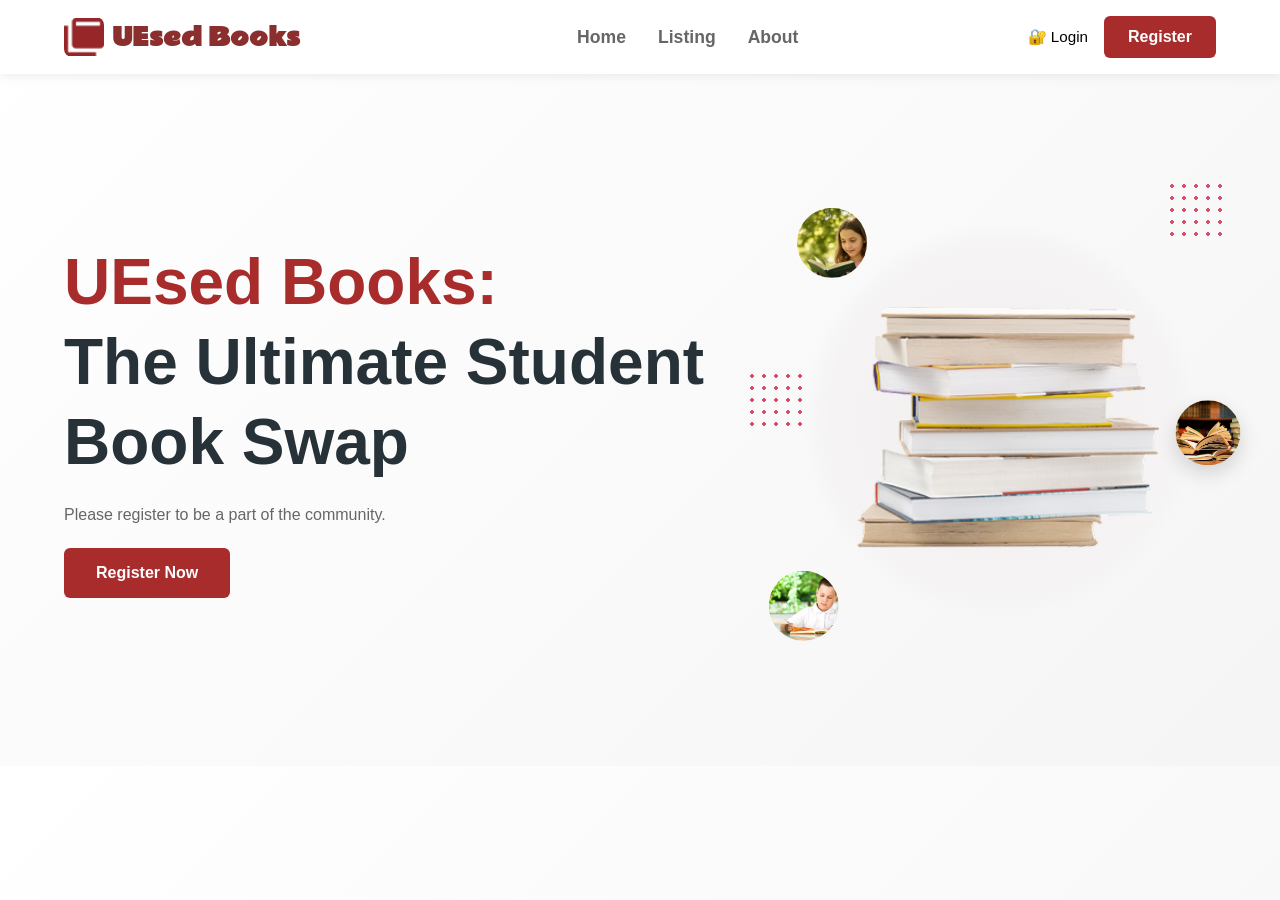
<file: index.html>
﻿<!DOCTYPE html>
<html lang="en">
<head>
    <meta charset="UTF-8">
    <meta name="viewport" content="width=device-width, initial-scale=1.0">
    <title>UEsed Books</title>
    <link rel="preconnect" href="https://fonts.googleapis.com">
    <link rel="preconnect" href="https://fonts.gstatic.com" crossorigin>
    <link href="https://fonts.googleapis.com/css2?family=Rammetto+One&display=swap" rel="stylesheet">
    <link rel="stylesheet" href="style.css">
</head>
<body>
    <!-- Header -->
    <header class="header">
        <div class="header-container">
            <a href="index.html" class="logo">
                <img class="logo-icon" src="images/5.png" alt="UEsed Books Logo">
                <span>UEsed Books</span>
            </a>
            
            <button class="hamburger" id="hamburger">
                <span></span>
                <span></span>
                <span></span>
            </button>
            
            <nav class="nav" id="nav">
                <a href="login.php"><b>Home</b></a>
                <a href="login.php"><b>Listing</b></a>
                <a href="login.php"><b>About</b></a>
            </nav>
            
            <div class="header-actions">
                <a href="login.php" class="login">🔐 Login</a>
                <a href="register.html" class="btn-register" style="text-decoration:none;display:inline-block;">Register</a>
            </div>
        </div>
    </header>

    <!-- Hero Section -->
    <section class="hero">
        <div class="hero-container">
            <div class="hero-left">
                <h1><span class="red-text">UEsed Books:</span><br><span class="no-wrap">The Ultimate Student</span><br>Book Swap</h1>
                <p class="hero-description">Please register to be a part of the community.</p>
                <a href="register.html" class="btn-register-cta" style="text-decoration:none;display:inline-block;">Register Now</a>
            </div>
            
            <div class="hero-right">
                <div class="visual-container">
                    <!-- Dots pattern top-right -->
                    <div class="dots dots-top-right"></div>
                    <!-- Dots pattern left-middle -->
                    <div class="dots dots-left-middle"></div>
                    
                    <!-- Book Stack -->
                    <img class="book-stack" src="images/4.png" alt="Book Stack">
                    
                    <!-- Floating elements -->
                    <img class="floating-item student-top" src="images/1.png" alt="Student">
                    <img class="floating-item students-bottom" src="images/2.png" alt="Students">
                    <img class="floating-item coin" src="images/3.png" alt="Coin">
                </div>
            </div>
        </div>
    </section>

    <script src="script.js"></script>
</body>
</html>
</file>
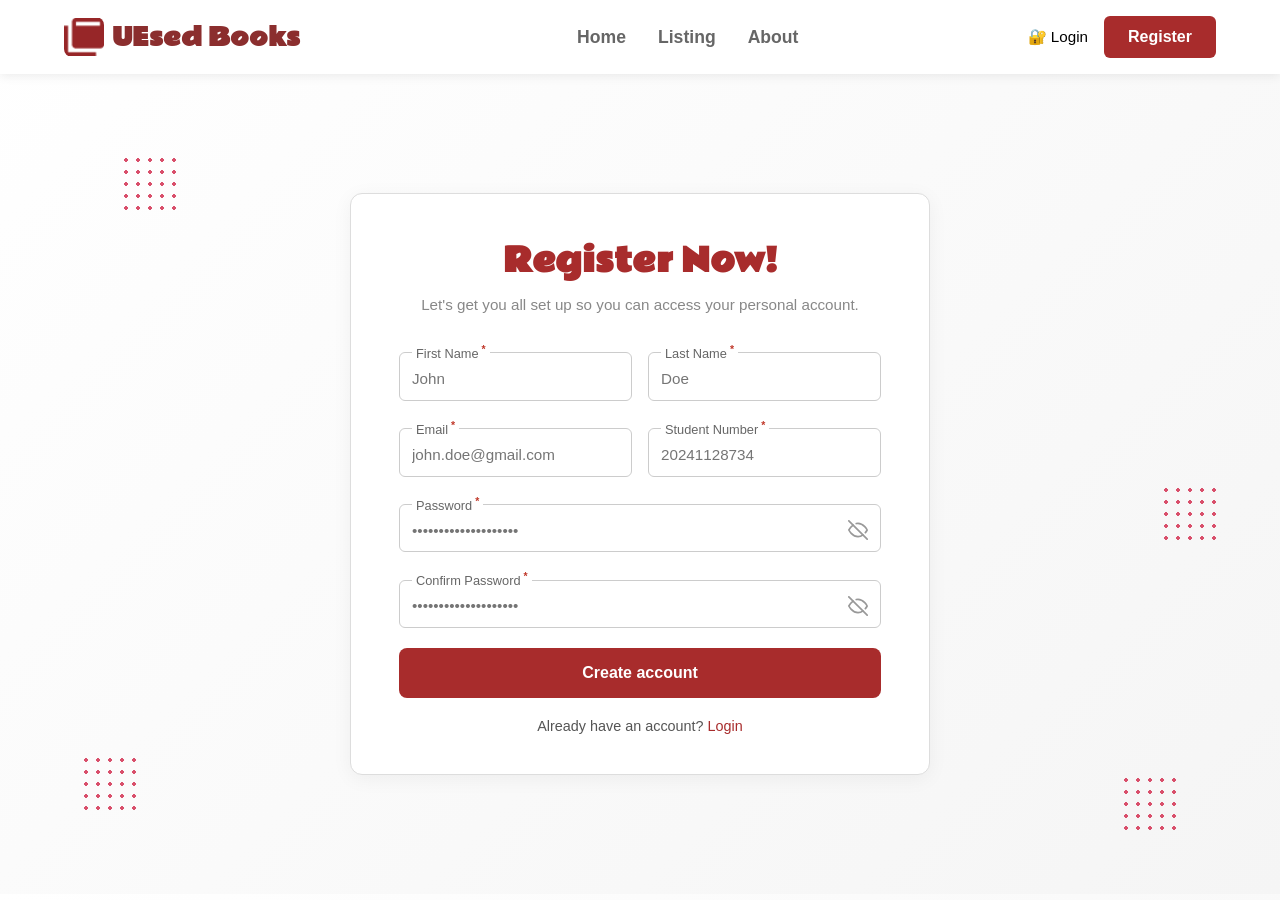
<file: register.html>
<!DOCTYPE html>
<html lang="en">
<head>
    <meta charset="UTF-8">
    <meta name="viewport" content="width=device-width, initial-scale=1.0">
    <title>Register - UEsed Books</title>
    <link rel="preconnect" href="https://fonts.googleapis.com">
    <link rel="preconnect" href="https://fonts.gstatic.com" crossorigin>
    <link href="https://fonts.googleapis.com/css2?family=Rammetto+One&display=swap" rel="stylesheet">

    <!-- ① Your original stylesheet — untouched -->
    <link rel="stylesheet" href="style.css">

    <!--
        ② Validation-only styles.
        Every rule uses new class names (.val-error, .val-has-error,
        .val-is-valid, .req-star, .val-shake) so nothing in style.css
        is overridden or altered. The only additive global rule is
        `html { scroll-behavior: smooth }`.
    -->
    <style>
        html { scroll-behavior: smooth; }

        /* Red asterisk beside required field labels */
        .req-star {
            color: #c0392b;
            margin-left: 3px;
            font-weight: 700;
            font-size: 0.82em;
            vertical-align: super;
            line-height: 1;
            user-select: none;
        }

        /* Error state — red border + whisper-pink tint */
        .val-has-error {
            border-color: #c0392b !important;
            background-color: rgba(192, 57, 43, 0.035) !important;
            transition: border-color 0.2s ease, background-color 0.2s ease;
        }

        /* Success state — subtle green ring */
        .val-is-valid {
            border-color: #27ae60 !important;
            transition: border-color 0.2s ease;
        }

        /* Inline error text — hidden by default, animates open */
        .val-error {
            display: block;
            font-size: 0.775rem;
            color: #c0392b;
            font-weight: 500;
            font-family: 'Segoe UI', system-ui, sans-serif;
            letter-spacing: 0.01em;
            padding-left: 1px;
            max-height: 0;
            overflow: hidden;
            opacity: 0;
            margin-top: 0;
            transition:
                max-height 0.28s ease,
                opacity    0.28s ease,
                margin-top 0.28s ease;
        }

        .val-error.val-error--show {
            max-height: 36px;
            opacity: 1;
            margin-top: 5px;
        }

        /* Small warning icon prefix */
        .val-error.val-error--show::before {
            content: "\26A0\00A0"; /* ⚠ + non-breaking space */
            font-size: 0.72rem;
        }

        /* Horizontal shake for invalid fieldsets on submit */
        @keyframes vShake {
            0%, 100% { transform: translateX(0); }
            18%  { transform: translateX(-7px); }
            36%  { transform: translateX( 7px); }
            54%  { transform: translateX(-4px); }
            72%  { transform: translateX( 4px); }
        }
        .val-shake {
            animation: vShake 0.38s ease;
        }

        /* Disabled submit state while form is posting */
        .btn-create-account:disabled {
            opacity: 0.68;
            cursor: not-allowed;
        }
    </style>
</head>

<!-- ③ Original reset-on-load script — kept exactly as it was -->
<script>
    window.addEventListener('load', function () {
        document.getElementById('registerForm').reset();
    });
</script>

<body>

    <!-- ═══════════════════════════════════
         HEADER — 100% original markup
    ════════════════════════════════════ -->
    <header class="header">
        <div class="header-container">
            <a href="index.html" class="logo">
                <img class="logo-icon" src="images/5.png" alt="UEsed Books Logo">
                <span>UEsed Books</span>
            </a>

            <button class="hamburger" id="hamburger">
                <span></span>
                <span></span>
                <span></span>
            </button>

            <nav class="nav" id="nav">
                <a href="login.php"><b>Home</b></a>
                <a href="login.php"><b>Listing</b></a>
                <a href="login.php"><b>About</b></a>
            </nav>

            <div class="header-actions">
                <a href="login.php" class="login">🔐 Login</a>
                <a href="register.html" class="btn-register" style="text-decoration:none;display:inline-block;">Register</a>
            </div>
        </div>
    </header>

    <!-- ═══════════════════════════════════
         REGISTER SECTION
         Original structure preserved 1-to-1.
         Three minimal, non-breaking additions:
           • novalidate on <form>           (kills browser popup bubbles)
           • <span class="req-star">*</>    inside each <legend>
           • <span class="val-error"></>    after each <input> group
         Everything else (classes, names,
         placeholders, IDs) is identical.
    ════════════════════════════════════ -->
    <section class="register-section">

        <!-- Decorative dots — original -->
        <div class="dots register-dots-top-left"></div>
        <div class="dots register-dots-right"></div>
        <div class="dots register-dots-bottom-left"></div>
        <div class="dots register-dots-bottom-right"></div>

        <div class="register-card">
            <h2 class="register-title">Register Now!</h2>
            <p class="register-subtitle">Let's get you all set up so you can access your personal account.</p>

            <form class="register-form" id="registerForm"
                  action="register.php" method="POST"
                  autocomplete="off"
                  novalidate>

                <div class="form-row">

                    <fieldset class="form-group" id="fg-firstName">
                        <legend>First Name<span class="req-star" aria-hidden="true">*</span></legend>
                        <input type="text" name="first_name" id="firstNameInput"
                               placeholder="John" autocomplete="off">
                        <span class="val-error" id="firstNameError"
                              role="alert" aria-live="polite"></span>
                    </fieldset>

                    <fieldset class="form-group" id="fg-lastName">
                        <legend>Last Name<span class="req-star" aria-hidden="true">*</span></legend>
                        <input type="text" name="last_name" id="lastNameInput"
                               placeholder="Doe" autocomplete="off">
                        <span class="val-error" id="lastNameError"
                              role="alert" aria-live="polite"></span>
                    </fieldset>

                </div>

                <div class="form-row">

                    <fieldset class="form-group" id="fg-email">
                        <legend>Email<span class="req-star" aria-hidden="true">*</span></legend>
                        <input type="email" name="email" id="emailInput"
                               placeholder="john.doe@gmail.com" autocomplete="off">
                        <span class="val-error" id="emailError"
                              role="alert" aria-live="polite"></span>
                    </fieldset>

                    <fieldset class="form-group" id="fg-studentNum">
                        <legend>Student Number<span class="req-star" aria-hidden="true">*</span></legend>
                        <input type="text" name="student_number" id="studentNumInput"
                               placeholder="20241128734" autocomplete="off">
                        <span class="val-error" id="studentNumError"
                              role="alert" aria-live="polite"></span>
                    </fieldset>

                </div>

                <!-- Password — original password-wrapper structure kept -->
                <fieldset class="form-group form-group-full" id="fg-password">
                    <legend>Password<span class="req-star" aria-hidden="true">*</span></legend>
                    <div class="password-wrapper">
                        <input type="password" id="passwordInput" name="password"
                               placeholder="••••••••••••••••••••"
                               autocomplete="new-password">
                        <button type="button" class="toggle-password" id="togglePassword">
                            <svg class="eye-icon" xmlns="http://www.w3.org/2000/svg"
                                 width="20" height="20" viewBox="0 0 24 24"
                                 fill="none" stroke="currentColor"
                                 stroke-width="2" stroke-linecap="round" stroke-linejoin="round">
                                <path d="M17.94 17.94A10.07 10.07 0 0 1 12 20c-7 0-11-8-11-8a18.45 18.45 0 0 1 5.06-5.94"/>
                                <path d="M9.9 4.24A9.12 9.12 0 0 1 12 4c7 0 11 8 11 8a18.5 18.5 0 0 1-2.16 3.19"/>
                                <line x1="1" y1="1" x2="23" y2="23"/>
                            </svg>
                        </button>
                    </div>
                    <span class="val-error" id="passwordError"
                          role="alert" aria-live="polite"></span>
                </fieldset>

                <!-- Confirm Password — same structure as Password above -->
                <fieldset class="form-group form-group-full" id="fg-confirmPassword">
                    <legend>Confirm Password<span class="req-star" aria-hidden="true">*</span></legend>
                    <div class="password-wrapper">
                        <input type="password" id="confirmPasswordInput" name="confirm_password"
                               placeholder="••••••••••••••••••••"
                               autocomplete="new-password">
                        <button type="button" class="toggle-password" id="toggleConfirmPassword">
                            <svg class="eye-icon" xmlns="http://www.w3.org/2000/svg"
                                 width="20" height="20" viewBox="0 0 24 24"
                                 fill="none" stroke="currentColor"
                                 stroke-width="2" stroke-linecap="round" stroke-linejoin="round">
                                <path d="M17.94 17.94A10.07 10.07 0 0 1 12 20c-7 0-11-8-11-8a18.45 18.45 0 0 1 5.06-5.94"/>
                                <path d="M9.9 4.24A9.12 9.12 0 0 1 12 4c7 0 11 8 11 8a18.5 18.5 0 0 1-2.16 3.19"/>
                                <line x1="1" y1="1" x2="23" y2="23"/>
                            </svg>
                        </button>
                    </div>
                    <span class="val-error" id="confirmPasswordError"
                          role="alert" aria-live="polite"></span>
                </fieldset>

                <button type="submit" class="btn-create-account" id="submitBtn">Create account</button>

                <p class="login-link">
                    Already have an account?
                    <a href="login.php" class="link-red">Login</a>
                </p>

            </form>
        </div>
    </section>

    <!-- ④ Original script.js (hamburger, eye toggle, etc.) — untouched -->
    <script src="script.js"></script>

    <!-- ═══════════════════════════════════
         ⑤ Validation — self-contained IIFE.
         Uses only .val-* classes, so it
         cannot conflict with style.css or
         script.js in any way.
    ════════════════════════════════════ -->
    <script>
    (function () {
        'use strict';

        /* ── Refs ── */
        const form            = document.getElementById('registerForm');
        const submitBtn       = document.getElementById('submitBtn');
        const firstNameInput  = document.getElementById('firstNameInput');
        const lastNameInput   = document.getElementById('lastNameInput');
        const emailInput      = document.getElementById('emailInput');
        const studentNumInput = document.getElementById('studentNumInput');
        const passwordInput        = document.getElementById('passwordInput');
        const confirmPasswordInput = document.getElementById('confirmPasswordInput');

        /* Field map — used for shake + scroll logic */
        const FIELDS = [
            { input: firstNameInput,       fgId: 'fg-firstName',       errId: 'firstNameError'       },
            { input: lastNameInput,        fgId: 'fg-lastName',        errId: 'lastNameError'        },
            { input: emailInput,           fgId: 'fg-email',           errId: 'emailError'           },
            { input: studentNumInput,      fgId: 'fg-studentNum',      errId: 'studentNumError'      },
            { input: passwordInput,        fgId: 'fg-password',        errId: 'passwordError'        },
            { input: confirmPasswordInput, fgId: 'fg-confirmPassword', errId: 'confirmPasswordError' },
        ];

        let emailTaken   = false;
        let isSubmitting = false;

        /* ────────────────────────────────
           State helpers
        ──────────────────────────────── */
        function showErr(errEl, fg, msg) {
            errEl.textContent = msg;
            errEl.classList.add('val-error--show');
            fg.classList.add('val-has-error');
            fg.classList.remove('val-is-valid');
        }

        function clearErr(errEl, fg) {
            errEl.textContent = '';
            errEl.classList.remove('val-error--show');
            fg.classList.remove('val-has-error');
        }

        function markValid(fg) {
            fg.classList.remove('val-has-error');
            fg.classList.add('val-is-valid');
        }

        function triggerShake(fg) {
            fg.classList.remove('val-shake');
            void fg.offsetWidth;                      // force reflow to restart animation
            fg.classList.add('val-shake');
            fg.addEventListener('animationend',
                () => fg.classList.remove('val-shake'), { once: true });
        }

        /* ────────────────────────────────
           Validators
           strict=true  → show error even on empty (used at submit)
           strict=false → silently clear  (used during live typing)
        ──────────────────────────────── */
        function vFirstName(strict) {
            const fg  = document.getElementById('fg-firstName');
            const err = document.getElementById('firstNameError');
            const val = firstNameInput.value.trim();
            if (!val)           { strict ? showErr(err, fg, 'Please fill out this field.') : clearErr(err, fg); return false; }
            if (/\d/.test(val)) { showErr(err, fg, 'Numbers are not allowed in First Name.'); return false; }
            clearErr(err, fg); markValid(fg); return true;
        }

        function vLastName(strict) {
            const fg  = document.getElementById('fg-lastName');
            const err = document.getElementById('lastNameError');
            const val = lastNameInput.value.trim();
            if (!val)           { strict ? showErr(err, fg, 'Please fill out this field.') : clearErr(err, fg); return false; }
            if (/\d/.test(val)) { showErr(err, fg, 'Numbers are not allowed in Last Name.'); return false; }
            clearErr(err, fg); markValid(fg); return true;
        }

        function vEmail(strict) {
            const fg  = document.getElementById('fg-email');
            const err = document.getElementById('emailError');
            const val = emailInput.value.trim();
            if (!val)    { emailTaken = false; strict ? showErr(err, fg, 'Please fill out this field.') : clearErr(err, fg); return false; }
            if (!/^[^\s@]+@[^\s@]+\.[^\s@]+$/.test(val)) { showErr(err, fg, 'Please enter a valid email address.'); return false; }
            if (emailTaken) { showErr(err, fg, 'This email is already registered.'); return false; }
            clearErr(err, fg); markValid(fg); return true;
        }

        function vStudentNum(strict) {
            const fg  = document.getElementById('fg-studentNum');
            const err = document.getElementById('studentNumError');
            const val = studentNumInput.value.trim();
            if (!val)                 { strict ? showErr(err, fg, 'Please fill out this field.') : clearErr(err, fg); return false; }
            if (/[a-zA-Z]/.test(val)) { showErr(err, fg, 'Letters are not allowed in Student Number.'); return false; }
            clearErr(err, fg); markValid(fg); return true;
        }

        function vPassword(strict) {
            const fg  = document.getElementById('fg-password');
            const err = document.getElementById('passwordError');
            const val = passwordInput.value;
            if (!val) { strict ? showErr(err, fg, 'Please fill out this field.') : clearErr(err, fg); return false; }
            clearErr(err, fg); markValid(fg);
            /* Re-run confirm check live whenever password itself changes */
            if (confirmPasswordInput.value) vConfirmPassword(false);
            return true;
        }

        function vConfirmPassword(strict) {
            const fg  = document.getElementById('fg-confirmPassword');
            const err = document.getElementById('confirmPasswordError');
            const val = confirmPasswordInput.value;
            if (!val)                        { strict ? showErr(err, fg, 'Please fill out this field.') : clearErr(err, fg); return false; }
            if (val !== passwordInput.value) { showErr(err, fg, 'Passwords do not match.'); return false; }
            clearErr(err, fg); markValid(fg); return true;
        }

        /* ────────────────────────────────
           Live feedback — clears errors
           as the user types / corrects
        ──────────────────────────────── */
        firstNameInput .addEventListener('input', () => vFirstName(false));
        lastNameInput  .addEventListener('input', () => vLastName(false));
        studentNumInput.addEventListener('input', () => vStudentNum(false));
        passwordInput  .addEventListener('input', () => vPassword(false));
        confirmPasswordInput.addEventListener('input', () => vConfirmPassword(false));

        emailInput.addEventListener('input', () => {
            emailTaken = false;          // reset server flag on every keystroke
            vEmail(false);
        });

        /* ────────────────────────────────
           Email uniqueness (your existing
           check_email.php endpoint)
        ──────────────────────────────── */
        emailInput.addEventListener('blur', async () => {
            const val = emailInput.value.trim();
            if (!val) return;
            try {
                const fd = new FormData();
                fd.append('email', val);
                const res  = await fetch('check_email.php', { method: 'POST', body: fd });
                const data = await res.json();
                const fg   = document.getElementById('fg-email');
                const err  = document.getElementById('emailError');
                if (data.exists) {
                    emailTaken = true;
                    showErr(err, fg, 'This email is already registered.');
                } else {
                    emailTaken = false;
                    vEmail(false);       // re-run to clear any stale message
                }
            } catch { emailTaken = false; }
        });

        /* ────────────────────────────────
           Submit handler
        ──────────────────────────────── */
        form.addEventListener('submit', async function (e) {
            e.preventDefault();
            if (isSubmitting) return;

            /* Final server-side email uniqueness check */
            if (emailInput.value.trim()) {
                try {
                    const fd = new FormData();
                    fd.append('email', emailInput.value.trim());
                    const res  = await fetch('check_email.php', { method: 'POST', body: fd });
                    const data = await res.json();
                    emailTaken = !!data.exists;
                } catch { emailTaken = false; }
            }

            /* Validate ALL fields simultaneously */
            const allOk = [
                vFirstName(true),
                vLastName(true),
                vEmail(true),
                vStudentNum(true),
                vPassword(true),
                vConfirmPassword(true),
            ].every(Boolean);

            if (!allOk) {
                /* Shake broken fields; scroll browser to the topmost one */
                let firstBroken = null;
                FIELDS.forEach(({ fgId }) => {
                    const fg = document.getElementById(fgId);
                    if (fg.classList.contains('val-has-error')) {
                        triggerShake(fg);
                        if (!firstBroken) firstBroken = fg;
                    }
                });
                if (firstBroken) {
                    firstBroken.scrollIntoView({ behavior: 'smooth', block: 'center' });
                }
                return;
            }

            /* All valid → submit */
            isSubmitting     = true;
            submitBtn.disabled    = true;
            submitBtn.textContent = 'Creating account\u2026';
            form.submit();
        });

        /* ────────────────────────────────
           Confirm Password eye toggle
           (mirrors the password toggle already
            handled for #togglePassword in script.js)
        ──────────────────────────────── */
        const toggleConfirmBtn = document.getElementById('toggleConfirmPassword');
        if (toggleConfirmBtn) {
            toggleConfirmBtn.addEventListener('click', function () {
                const isHidden = confirmPasswordInput.type === 'password';
                confirmPasswordInput.type = isHidden ? 'text' : 'password';
                /* Swap SVG paths to match the existing eye-open / eye-closed icons */
                const svg = this.querySelector('svg');
                if (svg) {
                    if (isHidden) {
                        /* Eye-open icon */
                        svg.innerHTML = '<path d="M1 12s4-8 11-8 11 8 11 8-4 8-11 8-11-8-11-8z"/><circle cx="12" cy="12" r="3"/>';
                    } else {
                        /* Eye-off icon (original) */
                        svg.innerHTML = '<path d="M17.94 17.94A10.07 10.07 0 0 1 12 20c-7 0-11-8-11-8a18.45 18.45 0 0 1 5.06-5.94"/><path d="M9.9 4.24A9.12 9.12 0 0 1 12 4c7 0 11 8 11 8a18.5 18.5 0 0 1-2.16 3.19"/><line x1="1" y1="1" x2="23" y2="23"/>';
                    }
                }
            });
        }

    })();
    </script>

</body>
</html>
</file>
<file: style.css>
﻿* {
    margin: 0;
    padding: 0;
    box-sizing: border-box;
}

body {
    font-family: -apple-system, BlinkMacSystemFont, 'Segoe UI', Roboto, 'Helvetica Neue', Arial, sans-serif;
    background: linear-gradient(135deg, #ffffff 0%, #f5f5f5 100%);
    color: #333;
}

/* Header */
.header {
    background: white;
    padding: 1rem 2rem;
    box-shadow: 0 2px 10px rgba(0, 0, 0, 0.08);
    position: sticky;
    top: 0;
    z-index: 100;
}

.header-container {
    max-width: 100%;
    margin: 0 auto;
    display: flex;
    align-items: center;
    justify-content: flex-start;
    gap: 0;
    padding: 0 2rem;
}

.logo {
    display: flex;
    align-items: center;
    gap: 0.5rem;
    font-size: 1.5rem;
    font-weight: bold;
    color: #8b2e2e;
    white-space: nowrap;
}

.logo:hover {
}

a.logo {
    text-decoration: none;
    color: #8b2e2e;
}

.logo-link {
    font-family: 'Rammetto One', cursive;
    font-weight: bold;
    color: #8b2e2e;
    text-decoration: none;
    cursor: pointer;
    transition: transform 0.3s ease;
    display: inline-block;
}

.logo-link:hover {
    transform: scale(1.05);
}

.logo span {
    font-family: 'Rammetto One', cursive;
    font-weight: bold;
    color: #8b2e2e;
}

.logo-icon {
    width: 40px;
    height: 40px;
    object-fit: contain;
    border-radius: 8px;
}

.nav {
    display: flex;
    align-items: center;
    gap: 2rem;
    flex: 1;
    justify-content: center;
    margin-left: 3rem;
}

.nav a {
    color: #666;
    text-decoration: none;
    font-size: 1.1rem;
    transition: color 0.3s ease, transform 0.3s ease;
    display: inline-block;
}

.nav a:hover {
    color: #8b2e2e;
    transform: translateY(-2px);
}

.header-actions {
    display: flex;
    align-items: center;
    gap: 1rem;
    flex-shrink: 0;
}

.login {
    color: #000;
    text-decoration: none;
    font-size: 0.95rem;
    transition: color 0.3s;
    display: flex;
    align-items: center;
    gap: 0.3rem;
    font-weight: 500;
}

.login:hover {
    color: #8b2e2e;
}

.btn-register {
    background: #a82c2c;
    color: white;
    border: none;
    padding: 0.75rem 1.5rem;
    border-radius: 6px;
    font-weight: 600;
    cursor: pointer;
    transition: background 0.3s ease, transform 0.3s ease, box-shadow 0.3s ease;
}

.btn-register:hover {
    background: #8b2e2e;
    transform: translateY(-2px);
    box-shadow: 0 4px 15px rgba(168, 44, 44, 0.4);
}

.hamburger {
    display: none;
    flex-direction: column;
    background: none;
    border: none;
    cursor: pointer;
    gap: 5px;
}

.hamburger span {
    width: 25px;
    height: 3px;
    background: #333;
    border-radius: 2px;
    transition: all 0.3s;
}

/* Hero Section */
.hero {
    width: 100%;
    padding: 6rem 4rem;
}

.hero-container {
    display: grid;
    grid-template-columns: 1fr 1fr;
    gap: 2rem;
    align-items: center;
}

.hero-left {
    display: flex;
    flex-direction: column;
    gap: 1.5rem;
    padding: 0;
}

.hero-left h1 {
    font-size: 4rem;
    line-height: 1.25;
    color: #263238;
    font-weight: 700;
}

.hero-left h1 .red-text {
    color: #a82c2c;
}

.hero-left h1 .no-wrap {
    white-space: nowrap;
    display: inline-block;
}

.hero-description {
    font-size: 1rem;
    color: #666;
}

.btn-register-cta {
    background: #a82c2c;
    color: white;
    border: none;
    padding: 1rem 2rem;
    border-radius: 6px;
    font-weight: 600;
    font-size: 1rem;
    cursor: pointer;
    width: fit-content;
    transition: background 0.3s ease, transform 0.3s ease, box-shadow 0.3s ease;
}

.btn-register-cta:hover {
    background: #8b2e2e;
    transform: translateY(-3px);
    box-shadow: 0 6px 20px rgba(168, 44, 44, 0.4);
}

.btn-register-cta:active {
    transform: translateY(0);
    box-shadow: 0 2px 8px rgba(168, 44, 44, 0.3);
}

.hero-right {
    position: relative;
    display: flex;
    justify-content: center;
    align-items: center;
}

.visual-container {
    position: relative;
    height: 500px;
    width: 100%;
    max-width: 500px;
    margin: 0 auto;
}

.visual-container::before {
    content: '';
    position: absolute;
    top: 50%;
    left: 55%;
    transform: translate(-50%, -50%);
    width: 400px;
    height: 400px;
    background: radial-gradient(circle, #f0eded 0%, #f5f3f3 60%, transparent 70%);
    border-radius: 50%;
    z-index: 0;
}

/* Dots Pattern */
.dots {
    position: absolute;
    width: 60px;
    height: 60px;
    background-image: radial-gradient(circle, #d94f6b 2px, transparent 2px);
    background-size: 12px 12px;
    z-index: 2;
}

.dots-top-right {
    top: 10px;
    right: -10px;
}

.dots-left-middle {
    top: 200px;
    left: 10px;
}

/* Book Stack */
.book-stack {
    position: absolute;
    left: 55%;
    top: 50%;
    transform: translate(-50%, -50%);
    width: 320px;
    height: 420px;
    object-fit: contain;
    z-index: 1;
    transition: transform 0.4s ease;
}

.book-stack:hover {
    transform: translate(-50%, -50%) scale(1.05);
}

.book {
    position: absolute;
    width: 180px;
    height: 40px;
    border-radius: 4px;
    box-shadow: 0 10px 30px rgba(0, 0, 0, 0.1);
}

.book-1 {
    top: 0;
    left: 10px;
    background: linear-gradient(135deg, #e8d4d4 0%, #f5e6e6 100%);
}

.book-2 {
    top: 50px;
    left: 0;
    background: linear-gradient(135deg, #c9a5a5 0%, #d9b5b5 100%);
    width: 190px;
}

.book-3 {
    top: 100px;
    left: 5px;
    background: linear-gradient(135deg, #f5f5f5 0%, #ffffff 100%);
    width: 185px;
}

.book-4 {
    top: 150px;
    left: 2px;
    background: linear-gradient(135deg, #e8c4c4 0%, #f0d4d4 100%);
    width: 188px;
}

.book-5 {
    top: 200px;
    left: 0;
    background: linear-gradient(135deg, #8b3a3a 0%, #a82c2c 100%);
    width: 190px;
}

/* Floating Items */
.floating-item {
    position: absolute;
    width: 60px;
    height: 60px;
    object-fit: cover;
    border-radius: 50%;
    z-index: 2;
    transition: transform 0.4s ease, box-shadow 0.4s ease;
}

.floating-item:hover {
    transform: scale(1.15);
    box-shadow: 0 8px 25px rgba(0, 0, 0, 0.2);
}

.student-top {
    top: 30px;
    left: 60px;
    width: 70px;
    height: 70px;
}

.students-bottom {
    bottom: 40px;
    left: 30px;
    width: 70px;
    height: 70px;
}

.coin {
    top: 50%;
    transform: translateY(-50%);
    right: -20px;
    width: 65px;
    height: 65px;
    box-shadow: 0 8px 20px rgba(0, 0, 0, 0.15);
}

/* Mobile Responsive */
@media (max-width: 768px) {
    .header-container {
        gap: 1rem;
        padding: 1rem;
    }
    
    .hamburger {
        display: flex;
    }
    
    .nav {
        position: absolute;
        top: 70px;
        left: 0;
        right: 0;
        background: white;
        flex-direction: column;
        gap: 1rem;
        padding: 1.5rem;
        box-shadow: 0 4px 10px rgba(0, 0, 0, 0.1);
        max-height: 0;
        overflow: hidden;
        transition: max-height 0.3s;
    }
    
    .nav.active {
        max-height: 500px;
    }
    
    .header-actions {
        display: none;
    }
    
    .hero-container {
        grid-template-columns: 1fr;
        gap: 1rem;
        padding: 1rem;
    }
    
    .hero-left {
        padding: 0;
        margin-left: 0;
    }
    
    .hero-right {
        margin-right: 0;
    }
    
    .hero-left h1 {
        font-size: 2.5rem;
    }
    
    .visual-container {
        height: 350px;
        max-width: 100%;
    }
    
    .book {
        width: 140px;
        height: 30px;
    }
    
    .book-1 { top: 0; left: 10px; width: 130px; }
    .book-2 { top: 40px; left: 0; width: 140px; }
    .book-3 { top: 80px; left: 5px; width: 135px; }
    .book-4 { top: 120px; left: 2px; width: 138px; }
    .book-5 { top: 160px; left: 0; width: 140px; }
    
    .student-top {
        width: 60px;
        height: 60px;
        font-size: 1.5rem;
        top: 40px;
        right: 60px;
    }
    
    .students-bottom {
        width: 70px;
        height: 70px;
        font-size: 1.5rem;
        bottom: 30px;
        left: 60px;
    }
    
    .coin {
        width: 50px;
        height: 50px;
        bottom: 100px;
        right: 20px;
    }
}

@media (max-width: 480px) {
    .logo {
        font-size: 1.1rem;
    }
    
    .logo-icon {
        width: 30px;
        height: 30px;
        font-size: 1.5rem;
    }
    
    .header-container {
        padding: 0.75rem;
    }
    
    .hero-left h1 {
        font-size: 1.8rem;
    }
    
    .hero-description {
        font-size: 0.9rem;
    }
    
    .btn-register-cta {
        padding: 0.75rem 1.5rem;
        font-size: 0.9rem;
    }
    
    .book-stack {
        width: 150px;
        height: 220px;
    }
    
    .book {
        width: 110px;
        height: 25px;
    }
    
    .book-1 { top: 0; left: 5px; width: 100px; }
    .book-2 { top: 30px; left: 0; width: 110px; }
    .book-3 { top: 60px; left: 3px; width: 105px; }
    .book-4 { top: 90px; left: 0; width: 108px; }
    .book-5 { top: 120px; left: 0; width: 110px; }
    
    .dots {
        width: 45px;
        height: 45px;
        background-size: 10px 10px;
    }
    
    .dots-top-right {
        top: 10px;
        right: 10px;
    }
    
    .student-top {
        width: 50px;
        height: 50px;
        font-size: 1.2rem;
        top: 20px;
        right: 40px;
    }
    
    .students-bottom {
        width: 55px;
        height: 55px;
        font-size: 1.2rem;
        bottom: 20px;
        left: 40px;
    }
    
    .coin {
        width: 40px;
        height: 40px;
        bottom: 80px;
        right: 10px;
    }
}

/* Fade-in animation */
.fade-in {
    opacity: 0;
    transform: translateY(30px);
    transition: opacity 0.8s ease, transform 0.8s ease;
}

.fade-in.visible {
    opacity: 1;
    transform: translateY(0);
}

/* Button ripple effect */
.btn-register,
.btn-register-cta {
    position: relative;
    overflow: hidden;
}

.ripple {
    position: absolute;
    width: 10px;
    height: 10px;
    background: rgba(255, 255, 255, 0.4);
    border-radius: 50%;
    transform: translate(-50%, -50%) scale(0);
    animation: ripple-anim 0.6s ease-out;
    pointer-events: none;
}

@keyframes ripple-anim {
    to {
        transform: translate(-50%, -50%) scale(20);
        opacity: 0;
    }
}

/* ========================
   Register Page
   ======================== */
.register-section {
    position: relative;
    display: flex;
    justify-content: center;
    align-items: center;
    min-height: calc(100vh - 80px);
    padding: 3rem 2rem;
}

.register-dots-top-left {
    position: absolute;
    top: 80px;
    left: 120px;
}

.register-dots-right {
    position: absolute;
    top: 50%;
    right: 60px;
}

.register-dots-bottom-left {
    position: absolute;
    bottom: 80px;
    left: 80px;
}

.register-dots-bottom-right {
    position: absolute;
    bottom: 60px;
    right: 100px;
}

.register-card {
    background: white;
    border: 1px solid #ddd;
    border-radius: 12px;
    padding: 2.5rem 3rem;
    width: 100%;
    max-width: 580px;
    box-shadow: 0 4px 20px rgba(0, 0, 0, 0.05);
}

.register-title {
    font-family: 'Rammetto One', cursive;
    font-size: 2rem;
    color: #a82c2c;
    text-align: center;
    margin-bottom: 0.5rem;
}

.register-subtitle {
    text-align: center;
    color: #888;
    font-size: 0.95rem;
    margin-bottom: 2rem;
}

.register-form {
    display: flex;
    flex-direction: column;
    gap: 1.25rem;
}

.form-row {
    display: grid;
    grid-template-columns: 1fr 1fr;
    gap: 1rem;
}

.form-group {
    border: 1px solid #ccc;
    border-radius: 6px;
    padding: 0.25rem 0.75rem 0.5rem;
    margin: 0;
    transition: border-color 0.3s ease;
}

.form-group:focus-within {
    border-color: #a82c2c;
}

.form-group legend {
    font-size: 0.8rem;
    color: #666;
    padding: 0 0.25rem;
}

.form-group input {
    width: 100%;
    border: none;
    outline: none;
    font-size: 0.95rem;
    padding: 0.3rem 0;
    background: transparent;
    color: #333;
}

.form-group-full {
    width: 100%;
}

.email-error,
.field-error {
    display: none;
    color: #c0392b;
    font-size: 0.78rem;
    margin-top: 4px;
    font-weight: 500;
    letter-spacing: 0.01em;
    animation: errorFadeIn 0.3s ease;
}

@keyframes errorFadeIn {
    from { opacity: 0; transform: translateY(-4px); }
    to { opacity: 1; transform: translateY(0); }
}

.password-wrapper {
    display: flex;
    align-items: center;
    gap: 0.5rem;
}

.password-wrapper input {
    flex: 1;
}

.toggle-password {
    background: none;
    border: none;
    cursor: pointer;
    color: #999;
    padding: 0;
    display: flex;
    align-items: center;
    transition: color 0.3s ease;
}

.toggle-password:hover {
    color: #333;
}

.form-checkbox {
    display: flex;
    align-items: center;
    gap: 0.5rem;
    font-size: 0.9rem;
    color: #555;
}

.form-checkbox input[type="checkbox"] {
    width: 18px;
    height: 18px;
    accent-color: #a82c2c;
    cursor: pointer;
}

.link-red {
    color: #a82c2c;
    text-decoration: none;
    font-weight: 500;
    transition: color 0.3s ease;
}

.link-red:hover {
    color: #8b2e2e;
    text-decoration: underline;
}

.btn-create-account {
    background: #a82c2c;
    color: white;
    border: none;
    padding: 1rem;
    border-radius: 8px;
    font-size: 1rem;
    font-weight: 600;
    cursor: pointer;
    width: 100%;
    transition: background 0.3s ease, transform 0.3s ease, box-shadow 0.3s ease;
    position: relative;
    overflow: hidden;
}

.btn-create-account:hover {
    background: #8b2e2e;
    transform: translateY(-2px);
    box-shadow: 0 6px 20px rgba(168, 44, 44, 0.4);
}

.btn-create-account:active {
    transform: translateY(0);
    box-shadow: 0 2px 8px rgba(168, 44, 44, 0.3);
}

.login-link {
    text-align: center;
    font-size: 0.9rem;
    color: #555;
}

@media (max-width: 768px) {
    .form-row {
        grid-template-columns: 1fr;
    }

    .register-card {
        padding: 2rem 1.5rem;
    }

    .register-dots-top-left,
    .register-dots-right,
    .register-dots-bottom-left,
    .register-dots-bottom-right {
        display: none;
    }
}

/* ======================== */
/* Admin Dashboard          */
/* ======================== */

.admin-body {
    background: #f5f5f5;
}

.admin-topbar {
    background: white;
    padding: 0.65rem 2rem;
    box-shadow: 0 2px 10px rgba(0, 0, 0, 0.08);
    position: sticky;
    top: 0;
    z-index: 100;
    display: flex;
    align-items: center;
    justify-content: space-between;
}

.admin-topbar .logo {
    flex: 0 0 auto;
}

/* ── Topbar Info Widget ── */
.topbar-widget {
    display: flex;
    align-items: center;
    background: linear-gradient(135deg, #f8f9fa, #eef0f2);
    border: 1px solid #e2e5e9;
    border-radius: 14px;
    padding: 0.4rem 1rem;
    gap: 0;
    flex-shrink: 0;
    transition: box-shadow 0.3s ease;
}
.topbar-widget:hover {
    box-shadow: 0 4px 18px rgba(0,0,0,0.06);
}

.tw-section {
    display: flex;
    align-items: center;
    gap: 0.5rem;
}

.tw-icon {
    display: flex;
    align-items: center;
    justify-content: center;
    width: 32px;
    height: 32px;
    border-radius: 9px;
    color: #fff;
    flex-shrink: 0;
}
.tw-icon.tw-clock {
    background: linear-gradient(135deg, #a82c2c, #d63031);
    box-shadow: 0 3px 10px rgba(168,44,44,0.25);
}
.tw-icon.tw-weather {
    background: linear-gradient(135deg, #f39c12, #e67e22);
    box-shadow: 0 3px 10px rgba(243,156,18,0.25);
}

.tw-info {
    display: flex;
    flex-direction: column;
    line-height: 1.2;
}
.tw-primary {
    font-weight: 700;
    font-size: 0.8rem;
    color: #1a1a2e;
    font-family: 'Segoe UI', system-ui, sans-serif;
    letter-spacing: 0.2px;
    white-space: nowrap;
}
.tw-secondary {
    font-size: 0.65rem;
    color: #888;
    font-family: 'Segoe UI', system-ui, sans-serif;
    letter-spacing: 0.15px;
    white-space: nowrap;
}

.tw-divider {
    width: 1px;
    height: 24px;
    background: linear-gradient(180deg, transparent, #ccc, transparent);
    margin: 0 0.85rem;
    flex-shrink: 0;
}

.tw-location {
    display: flex;
    align-items: center;
    gap: 3px;
    font-size: 0.6rem;
    color: #aaa;
    font-family: 'Segoe UI', system-ui, sans-serif;
}
.tw-location svg {
    flex-shrink: 0;
}

.admin-wrapper {
    display: flex;
    min-height: calc(100vh - 72px);
}

/* Sidebar */
.admin-sidebar {
    width: 230px;
    background: white;
    border-right: 1px solid #eee;
    display: flex;
    flex-direction: column;
    padding: 1.5rem 0;
    position: sticky;
    top: 72px;
    height: calc(100vh - 72px);
}

.sidebar-profile {
    display: flex;
    align-items: center;
    gap: 0.75rem;
    padding: 0 1.5rem 1.5rem;
    border-bottom: 1px solid #eee;
    margin-bottom: 0.5rem;
}

.sidebar-avatar {
    width: 40px;
    height: 40px;
    border-radius: 50%;
    background: #e8f4f8;
    display: flex;
    align-items: center;
    justify-content: center;
    color: #666;
    position: relative;
    flex-shrink: 0;
}

.sidebar-avatar-clickable {
    cursor: pointer;
    transition: box-shadow 0.2s ease;
}

.sidebar-avatar-clickable:hover {
    box-shadow: 0 0 0 2px rgba(168, 44, 44, 0.3);
}

.sidebar-avatar-img {
    width: 100%;
    height: 100%;
    object-fit: cover;
    border-radius: 50%;
}

.sidebar-avatar-overlay {
    position: absolute;
    top: 0;
    left: 0;
    width: 100%;
    height: 100%;
    background: rgba(0, 0, 0, 0.45);
    display: flex;
    align-items: center;
    justify-content: center;
    border-radius: 50%;
    opacity: 0;
    transition: opacity 0.2s ease;
}

.sidebar-avatar-clickable:hover .sidebar-avatar-overlay {
    opacity: 1;
}

/* Remove photo/logo button */
.avatar-remove-btn {
    position: absolute;
    top: -4px;
    right: -4px;
    width: 20px;
    height: 20px;
    border-radius: 50%;
    background: #e74c3c;
    color: #fff;
    border: 2px solid #fff;
    display: flex;
    align-items: center;
    justify-content: center;
    cursor: pointer;
    opacity: 0;
    transition: opacity 0.2s ease, background 0.2s ease, transform 0.15s ease;
    z-index: 10;
    padding: 0;
    line-height: 1;
    box-shadow: 0 2px 6px rgba(0,0,0,0.2);
}

.avatar-remove-btn-lg {
    width: 24px;
    height: 24px;
    top: 2px;
    right: 2px;
}

.sidebar-avatar:hover .avatar-remove-btn,
.workspace-avatar:hover .avatar-remove-btn {
    opacity: 1;
}

.avatar-remove-btn:hover {
    background: #c0392b;
    transform: scale(1.1);
}

.sidebar-company {
    font-weight: 600;
    color: #333;
    font-size: 0.95rem;
}

.sidebar-nav {
    flex: 1;
    display: flex;
    flex-direction: column;
    padding: 0.5rem 0;
}

.sidebar-link {
    display: flex;
    align-items: center;
    gap: 0.75rem;
    padding: 0.75rem 1.5rem;
    color: #555;
    text-decoration: none;
    font-size: 0.92rem;
    font-weight: 500;
    transition: all 0.2s ease;
    border-left: 3px solid transparent;
}

.sidebar-link:hover {
    background: #faf0f0;
    color: #a82c2c;
}

.sidebar-link.active {
    background: #a82c2c;
    color: white;
    border-left-color: #a82c2c;
    border-radius: 0 8px 8px 0;
    margin-right: 0.75rem;
}

.sidebar-link.active svg {
    stroke: white;
}

.dropdown-arrow {
    margin-left: auto;
    transition: transform 0.3s ease;
}

.sidebar-link.expanded .dropdown-arrow {
    transform: rotate(180deg);
}

.sidebar-submenu {
    display: none;
    flex-direction: column;
    padding-left: 1rem;
}

.sidebar-submenu.open {
    display: flex;
}

.sidebar-sublink {
    padding: 0.6rem 1.5rem 0.6rem 3rem;
    color: #666;
    text-decoration: none;
    font-size: 0.88rem;
    font-weight: 500;
    transition: all 0.2s ease;
}

.sidebar-sublink:hover {
    color: #a82c2c;
    background: #faf0f0;
}

.sidebar-sublink.active {
    color: #a82c2c;
    font-weight: 600;
}

.sidebar-signout {
    display: flex;
    align-items: center;
    gap: 0.75rem;
    padding: 0.75rem 1.5rem;
    color: #888;
    text-decoration: none;
    font-size: 0.92rem;
    font-weight: 500;
    border-top: 1px solid #eee;
    margin-top: auto;
    transition: color 0.2s ease;
}

.sidebar-signout:hover {
    color: #a82c2c;
}

/* Main Content */
.admin-main {
    flex: 1;
    padding: 2.5rem 3rem;
    overflow-y: auto;
}

.admin-section {
    display: none;
    animation: adminFadeIn 0.3s ease;
}

.admin-section.active {
    display: block;
}

@keyframes adminFadeIn {
    from { opacity: 0; transform: translateY(10px); }
    to { opacity: 1; transform: translateY(0); }
}

.admin-workspace-header {
    display: flex;
    align-items: center;
    gap: 1.5rem;
    margin-bottom: 2.5rem;
}

.workspace-avatar {
    width: 90px;
    height: 90px;
    border-radius: 50%;
    background: #e8f4f8;
    display: flex;
    align-items: center;
    justify-content: center;
    flex-shrink: 0;
    position: relative;
}

.workspace-avatar-clickable {
    cursor: pointer;
    transition: box-shadow 0.2s ease;
}

.workspace-avatar-clickable:hover {
    box-shadow: 0 0 0 3px rgba(168, 44, 44, 0.25);
}

.workspace-avatar-img {
    width: 100%;
    height: 100%;
    object-fit: cover;
    border-radius: 50%;
}

.workspace-avatar-overlay {
    position: absolute;
    top: 0;
    left: 0;
    width: 100%;
    height: 100%;
    background: rgba(0, 0, 0, 0.45);
    display: flex;
    align-items: center;
    justify-content: center;
    border-radius: 50%;
    opacity: 0;
    transition: opacity 0.2s ease;
}

.workspace-avatar-clickable:hover .workspace-avatar-overlay {
    opacity: 1;
}

.workspace-name-wrap {
    display: flex;
    align-items: center;
    gap: 0.75rem;
}

.workspace-name {
    font-size: 1.8rem;
    font-weight: 700;
    color: #333;
}

.workspace-edit-btn {
    background: none;
    border: none;
    cursor: pointer;
    color: #888;
    padding: 4px;
    transition: color 0.2s ease;
}

.workspace-edit-btn:hover {
    color: #a82c2c;
}

.admin-section-title {
    font-size: 1.3rem;
    font-weight: 700;
    color: #333;
    margin-bottom: 1.25rem;
    margin-top: 1.5rem;
}

/* Admin Cards */
.admin-cards-row {
    display: flex;
    gap: 1.25rem;
    flex-wrap: wrap;
    margin-bottom: 1.5rem;
}

.admin-card {
    background: white;
    border: 1px solid #eee;
    border-radius: 12px;
    padding: 1.5rem 1.25rem;
    text-align: center;
    width: 150px;
    position: relative;
    transition: box-shadow 0.3s ease, transform 0.2s ease;
}

.admin-card:hover {
    box-shadow: 0 4px 15px rgba(0, 0, 0, 0.08);
    transform: translateY(-2px);
}

.admin-card-remove {
    position: absolute;
    top: 8px;
    right: 10px;
    background: none;
    border: none;
    font-size: 1.1rem;
    color: #bbb;
    cursor: pointer;
    transition: color 0.2s ease;
}

.admin-card-remove:hover {
    color: #a82c2c;
}

.admin-card-avatar {
    width: 60px;
    height: 60px;
    border-radius: 50%;
    background: #fce4e4;
    color: #a82c2c;
    display: flex;
    align-items: center;
    justify-content: center;
    margin: 0 auto 0.75rem;
    font-size: 1.1rem;
    font-weight: 700;
    overflow: hidden;
}

.admin-card-avatar-img {
    width: 100%;
    height: 100%;
    object-fit: cover;
    border-radius: 50%;
}

.admin-card-name {
    font-size: 0.88rem;
    font-weight: 600;
    color: #333;
    margin-bottom: 0.25rem;
}

.admin-card-role {
    font-size: 0.8rem;
    color: #999;
}

.admin-card-add {
    border: 2px dashed #dbb;
    background: transparent;
    display: flex;
    flex-direction: column;
    align-items: center;
    justify-content: center;
    cursor: pointer;
    transition: border-color 0.2s ease;
}

.admin-card-add:hover {
    border-color: #a82c2c;
}

.admin-card-plus {
    font-size: 2rem;
    color: #caa;
    margin-bottom: 0.25rem;
}

/* Settings */
.admin-settings {
    background: white;
    border: 1px solid #e8e8e8;
    border-radius: 14px;
    padding: 0.25rem 0;
    margin-bottom: 1.75rem;
    box-shadow: 0 2px 12px rgba(0, 0, 0, 0.04);
}

.settings-row {
    display: flex;
    align-items: center;
    justify-content: space-between;
    padding: 1.15rem 1.5rem;
    border-bottom: 1px solid #f0f0f0;
    transition: background 0.2s ease;
}

.settings-row:hover {
    background: #fafafa;
}

.settings-row:last-child {
    border-bottom: none;
}

.settings-left {
    display: flex;
    align-items: center;
    gap: 1rem;
}

.settings-icon {
    width: 40px;
    height: 40px;
    border-radius: 10px;
    background: linear-gradient(135deg, #fdf2f2 0%, #fce8e8 100%);
    display: flex;
    align-items: center;
    justify-content: center;
    color: #a82c2c;
    flex-shrink: 0;
    transition: transform 0.2s ease, box-shadow 0.2s ease;
}

.settings-row:hover .settings-icon {
    transform: scale(1.05);
    box-shadow: 0 2px 8px rgba(168, 44, 44, 0.15);
}

.settings-text {
    display: flex;
    flex-direction: column;
    gap: 2px;
}

.settings-label {
    font-size: 0.95rem;
    color: #2c2c2c;
    font-weight: 600;
    letter-spacing: -0.01em;
}

.settings-desc {
    font-size: 0.8rem;
    color: #999;
    font-weight: 400;
}

.settings-select-wrap {
    position: relative;
    display: inline-flex;
    align-items: center;
}

.settings-select {
    padding: 0.55rem 2.25rem 0.55rem 0.9rem;
    border: 1.5px solid #e0e0e0;
    border-radius: 10px;
    font-size: 0.88rem;
    color: #333;
    background: #fafafa;
    cursor: pointer;
    appearance: none;
    -webkit-appearance: none;
    -moz-appearance: none;
    transition: border-color 0.2s ease, box-shadow 0.2s ease, background 0.2s ease;
    font-weight: 500;
    min-width: 130px;
}

.settings-select:hover {
    border-color: #c9c9c9;
    background: #fff;
}

.settings-select:focus {
    outline: none;
    border-color: #a82c2c;
    box-shadow: 0 0 0 3px rgba(168, 44, 44, 0.1);
    background: #fff;
}

.settings-select-arrow {
    position: absolute;
    right: 10px;
    pointer-events: none;
    color: #999;
    transition: transform 0.2s ease;
}

.settings-select-wrap:hover .settings-select-arrow {
    color: #666;
}

/* Custom Dropdown */
.custom-dropdown {
    position: relative;
    min-width: 150px;
}

.custom-dropdown-btn {
    display: flex;
    align-items: center;
    justify-content: space-between;
    gap: 10px;
    width: 100%;
    padding: 0.6rem 1rem;
    border: 1.5px solid #e0e0e0;
    border-radius: 10px;
    background: #fafafa;
    cursor: pointer;
    font-size: 0.88rem;
    font-weight: 500;
    color: #333;
    font-family: 'Segoe UI', sans-serif;
    transition: border-color 0.2s ease, box-shadow 0.2s ease, background 0.2s ease;
}

.custom-dropdown-btn:hover {
    border-color: #c9c9c9;
    background: #fff;
}

.custom-dropdown.open .custom-dropdown-btn {
    border-color: #a82c2c;
    box-shadow: 0 0 0 3px rgba(168, 44, 44, 0.1);
    background: #fff;
}

.custom-dropdown-arrow {
    color: #999;
    transition: transform 0.3s cubic-bezier(0.4, 0, 0.2, 1), color 0.2s ease;
    flex-shrink: 0;
}

.custom-dropdown.open .custom-dropdown-arrow {
    transform: rotate(180deg);
    color: #a82c2c;
}

.custom-dropdown-list {
    position: absolute;
    top: calc(100% + 6px);
    right: 0;
    min-width: 100%;
    background: #fff;
    border: 1.5px solid #e8e8e8;
    border-radius: 12px;
    padding: 6px;
    list-style: none;
    margin: 0;
    box-shadow: 0 8px 30px rgba(0, 0, 0, 0.1), 0 2px 8px rgba(0, 0, 0, 0.04);
    z-index: 100;
    opacity: 0;
    visibility: hidden;
    transform: translateY(-8px) scale(0.98);
    transition: opacity 0.2s ease, transform 0.2s cubic-bezier(0.4, 0, 0.2, 1), visibility 0.2s ease;
}

.custom-dropdown.open .custom-dropdown-list {
    opacity: 1;
    visibility: visible;
    transform: translateY(0) scale(1);
}

.custom-dropdown-item {
    padding: 0.55rem 1rem;
    font-size: 0.88rem;
    font-weight: 500;
    color: #444;
    border-radius: 8px;
    cursor: pointer;
    transition: background 0.15s ease, color 0.15s ease, padding-left 0.2s ease;
    position: relative;
    font-family: 'Segoe UI', sans-serif;
}

.custom-dropdown-item:hover {
    background: #fdf2f2;
    color: #a82c2c;
    padding-left: 1.15rem;
}

.custom-dropdown-item.active {
    background: linear-gradient(135deg, #a82c2c 0%, #c0392b 100%);
    color: #fff;
}

.custom-dropdown-item.active:hover {
    background: linear-gradient(135deg, #8b2e2e 0%, #a82c2c 100%);
    color: #fff;
    padding-left: 1rem;
}

/* Toggle Switch */
.toggle-switch {
    position: relative;
    display: inline-block;
    width: 48px;
    height: 26px;
}

.toggle-switch input {
    opacity: 0;
    width: 0;
    height: 0;
}

.toggle-slider {
    position: absolute;
    cursor: pointer;
    top: 0; left: 0; right: 0; bottom: 0;
    background: #d5d5d5;
    border-radius: 26px;
    transition: background 0.3s ease, box-shadow 0.3s ease;
}

.toggle-slider::before {
    content: "";
    position: absolute;
    height: 20px;
    width: 20px;
    left: 3px;
    bottom: 3px;
    background: white;
    border-radius: 50%;
    transition: transform 0.3s cubic-bezier(0.4, 0, 0.2, 1);
    box-shadow: 0 1px 4px rgba(0, 0, 0, 0.15);
}

.toggle-switch input:checked + .toggle-slider {
    background: #a82c2c;
    box-shadow: 0 0 8px rgba(168, 44, 44, 0.25);
}

.toggle-switch input:checked + .toggle-slider::before {
    transform: translateX(22px);
}

.toggle-switch:hover .toggle-slider {
    box-shadow: 0 0 0 3px rgba(168, 44, 44, 0.08);
}

.admin-save-btn {
    background: linear-gradient(135deg, #a82c2c 0%, #8b2e2e 100%);
    color: white;
    border: none;
    padding: 0.85rem 2.5rem;
    border-radius: 10px;
    font-size: 0.95rem;
    font-weight: 600;
    cursor: pointer;
    transition: transform 0.2s ease, box-shadow 0.3s ease, opacity 0.2s ease;
    display: inline-flex;
    align-items: center;
    letter-spacing: 0.01em;
}

.admin-save-btn:hover {
    transform: translateY(-2px);
    box-shadow: 0 6px 20px rgba(168, 44, 44, 0.35);
}

.admin-save-btn:active {
    transform: translateY(0);
    box-shadow: 0 2px 8px rgba(168, 44, 44, 0.3);
}

/* Stats Grid */
.admin-stats-grid {
    display: grid;
    grid-template-columns: repeat(auto-fit, minmax(180px, 1fr));
    gap: 1.25rem;
    margin-bottom: 2rem;
}

.stat-card {
    background: white;
    border: 1px solid #eee;
    border-radius: 12px;
    padding: 1.5rem;
    text-align: center;
    transition: box-shadow 0.3s ease, transform 0.2s ease;
}

.stat-card:hover {
    box-shadow: 0 4px 15px rgba(0, 0, 0, 0.08);
    transform: translateY(-2px);
}

.stat-card h3 {
    font-size: 2rem;
    color: #a82c2c;
    font-weight: 700;
    margin-bottom: 0.25rem;
}

.stat-card p {
    color: #888;
    font-size: 0.9rem;
}

/* Admin Table */
.admin-table-wrap {
    overflow-x: auto;
    background: white;
    border: 1px solid #eee;
    border-radius: 12px;
}

.admin-table {
    width: 100%;
    border-collapse: collapse;
}

.admin-table th,
.admin-table td {
    padding: 0.85rem 1.25rem;
    text-align: left;
    font-size: 0.9rem;
    border-bottom: 1px solid #f0f0f0;
}

.admin-table th {
    background: #fafafa;
    font-weight: 600;
    color: #555;
    font-size: 0.82rem;
    text-transform: uppercase;
    letter-spacing: 0.03em;
}

.admin-table tbody tr {
    transition: background 0.2s ease;
}

.admin-table tbody tr:hover {
    background: #faf0f0;
}

.admin-table tbody tr:last-child td {
    border-bottom: none;
}

/* Admin Modal */
.admin-modal-overlay {
    display: none;
    position: fixed;
    top: 0; left: 0;
    width: 100%; height: 100%;
    background: rgba(0, 0, 0, 0.5);
    backdrop-filter: blur(6px);
    -webkit-backdrop-filter: blur(6px);
    z-index: 9999;
    align-items: center;
    justify-content: center;
}

.admin-modal-overlay.open {
    display: flex;
    animation: fadeIn 0.3s ease;
}

@keyframes fadeIn {
    from { opacity: 0; }
    to { opacity: 1; }
}

.admin-modal {
    background: white;
    border-radius: 16px;
    padding: 2.5rem 2.5rem 2rem;
    width: 90%;
    max-width: 480px;
    position: relative;
    box-shadow: 0 20px 60px rgba(0, 0, 0, 0.25);
    animation: scaleIn 0.35s ease;
}

@keyframes scaleIn {
    from { transform: scale(0.85); opacity: 0; }
    to { transform: scale(1); opacity: 1; }
}

.admin-modal-close {
    position: absolute;
    top: 16px;
    right: 20px;
    background: none;
    border: none;
    font-size: 1.5rem;
    color: #999;
    cursor: pointer;
    transition: color 0.2s ease;
    line-height: 1;
}

.admin-modal-close:hover {
    color: #a82c2c;
}

/* Custom Confirm Modal */
.confirm-modal-overlay {
    display: flex;
    position: fixed;
    top: 0; left: 0;
    width: 100%; height: 100%;
    background: rgba(0, 0, 0, 0.45);
    backdrop-filter: blur(8px);
    -webkit-backdrop-filter: blur(8px);
    z-index: 99999;
    align-items: center;
    justify-content: center;
    opacity: 0;
    visibility: hidden;
    transition: opacity 0.25s ease, visibility 0.25s ease;
}

.confirm-modal-overlay.open {
    opacity: 1;
    visibility: visible;
}

.confirm-modal {
    background: #fff;
    border-radius: 18px;
    padding: 2.2rem 2.5rem 1.8rem;
    width: 90%;
    max-width: 380px;
    text-align: center;
    box-shadow: 0 24px 64px rgba(0, 0, 0, 0.22), 0 0 0 1px rgba(168, 44, 44, 0.08);
    transform: translateY(20px) scale(0.92);
    opacity: 0;
    transition: transform 0.3s cubic-bezier(0.16, 1, 0.3, 1), opacity 0.3s ease;
}

.confirm-modal-overlay.open .confirm-modal {
    transform: translateY(0) scale(1);
    opacity: 1;
}

.confirm-modal-icon {
    width: 56px;
    height: 56px;
    border-radius: 50%;
    background: linear-gradient(135deg, #fce4e4 0%, #f8d0d0 100%);
    color: #a82c2c;
    display: flex;
    align-items: center;
    justify-content: center;
    margin: 0 auto 1.1rem;
}

.confirm-modal-title {
    font-family: 'Segoe UI', sans-serif;
    font-size: 1.15rem;
    font-weight: 700;
    color: #222;
    margin: 0 0 0.4rem;
}

.confirm-modal-msg {
    font-family: 'Segoe UI', sans-serif;
    font-size: 0.88rem;
    color: #777;
    margin: 0 0 1.6rem;
    line-height: 1.5;
}

.confirm-modal-actions {
    display: flex;
    gap: 0.75rem;
    justify-content: center;
}

.confirm-modal-btn {
    padding: 0.6rem 1.5rem;
    border-radius: 10px;
    font-family: 'Segoe UI', sans-serif;
    font-size: 0.88rem;
    font-weight: 600;
    cursor: pointer;
    border: none;
    transition: all 0.2s ease;
    min-width: 110px;
}

.confirm-modal-cancel {
    background: #f3f3f3;
    color: #555;
}

.confirm-modal-cancel:hover {
    background: #e8e8e8;
    color: #333;
}

.confirm-modal-ok {
    background: linear-gradient(135deg, #a82c2c 0%, #8b2e2e 100%);
    color: #fff;
    box-shadow: 0 4px 14px rgba(168, 44, 44, 0.3);
}

.confirm-modal-ok:hover {
    background: linear-gradient(135deg, #c0392b 0%, #a82c2c 100%);
    box-shadow: 0 6px 20px rgba(168, 44, 44, 0.4);
    transform: translateY(-1px);
}

.confirm-modal-ok:active {
    transform: translateY(0);
}

.admin-modal .register-form {
    gap: 1rem;
}

.admin-modal .form-row {
    display: grid;
    grid-template-columns: 1fr 1fr;
    gap: 1rem;
}

/* Admin Responsive */
@media (max-width: 768px) {
    .admin-sidebar {
        width: 60px;
        padding: 1rem 0;
    }

    .sidebar-profile {
        justify-content: center;
        padding: 0 0 1rem;
    }

    .sidebar-company,
    .sidebar-link span,
    .dropdown-arrow {
        display: none;
    }

    .sidebar-link {
        justify-content: center;
        padding: 0.75rem;
    }

    .sidebar-submenu {
        padding-left: 0;
    }

    .sidebar-sublink {
        padding: 0.5rem;
        text-align: center;
        font-size: 0.75rem;
    }

    .sidebar-signout {
        justify-content: center;
    }

    .sidebar-signout svg + * {
        display: none;
    }

    .admin-main {
        padding: 1.5rem;
    }

    .admin-cards-row {
        justify-content: center;
    }
}
</file>
